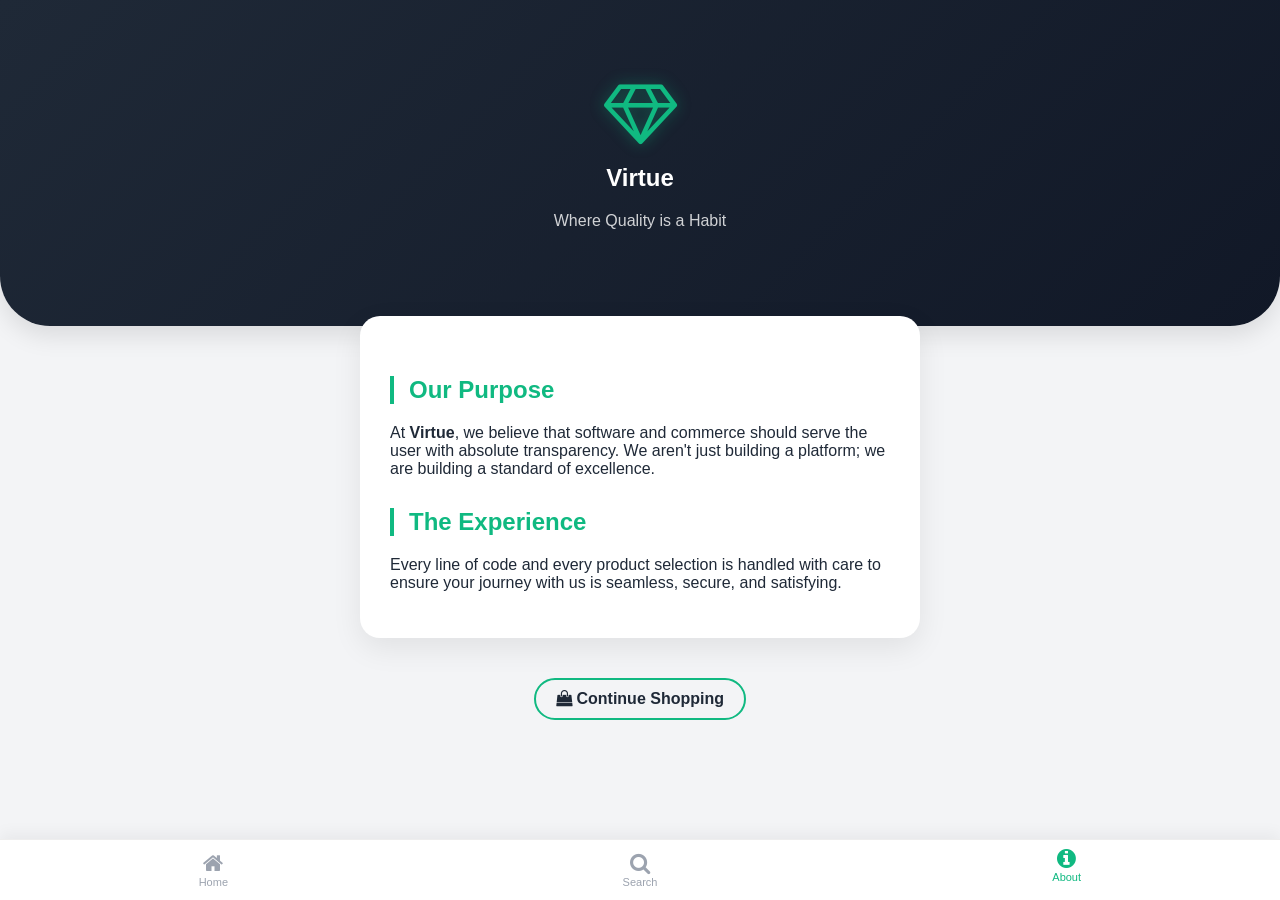
<file: about.html>
<!DOCTYPE html>
<html lang="en">
<head>
    <meta charset="UTF-8">
    <meta name="viewport" content="width=device-width, initial-scale=1.0">
    <title>About Us | Virtue</title>
    <link rel="stylesheet" href="https://cdnjs.cloudflare.com/ajax/libs/font-awesome/4.7.0/css/font-awesome.min.css">
    <style>
        :root {
            --primary: #10b981; /* Emerald Green */
            --dark: #1f2937;    /* Charcoal */
            --light: #f3f4f6;
            --white: #ffffff;
        }

        * {
            box-sizing: border-box;
            transition: all 0.3s ease;
        }

        body {
            font-family: 'Segoe UI', Roboto, sans-serif;
            margin: 0;
            background-color: var(--light);
            color: var(--dark);
            overflow-x: hidden;
        }

        /* Entrance Animation */
        @keyframes fadeInUp {
            from { opacity: 0; transform: translateY(30px); }
            to { opacity: 1; transform: translateY(0); }
        }

        .container {
            padding: 40px 20px;
            max-width: 600px;
            margin: auto;
            animation: fadeInUp 0.8s ease-out;
        }

        .header-section {
            background: linear-gradient(135deg, var(--dark) 0%, #111827 100%);
            color: var(--white);
            padding: 80px 20px;
            text-align: center;
            border-bottom-left-radius: 50px;
            border-bottom-right-radius: 50px;
            box-shadow: 0 10px 25px rgba(0,0,0,0.1);
        }

        .icon-box i {
            font-size: 4rem;
            color: var(--primary);
            text-shadow: 0 0 15px rgba(16, 185, 129, 0.4);
            animation: pulse 2s infinite;
        }

        @keyframes pulse {
            0% { transform: scale(1); }
            50% { transform: scale(1.05); }
            100% { transform: scale(1); }
        }

        .mission-box {
            background: var(--white);
            padding: 30px;
            border-radius: 20px;
            margin-top: -50px; /* Overlap effect */
            box-shadow: 0 10px 30px rgba(0,0,0,0.08);
        }

        h2 {
            color: var(--primary);
            border-left: 4px solid var(--primary);
            padding-left: 15px;
            margin-top: 30px;
        }

        /* Interactive Bottom Nav */
        .bottom-nav {
            position: fixed;
            bottom: 0;
            width: 100%;
            background: var(--white);
            display: flex;
            justify-content: space-around;
            padding: 12px 0;
            border-top: 1px solid #eee;
            box-shadow: 0 -5px 15px rgba(0,0,0,0.05);
        }

        .nav-item {
            text-decoration: none;
            color: #9ca3af;
            text-align: center;
            font-size: 11px;
            flex: 1;
        }

        .nav-item i {
            font-size: 22px;
            display: block;
            margin-bottom: 2px;
        }

        .nav-item.active {
            color: var(--primary);
            transform: translateY(-5px); /* Lift active icon */
        }

        .back-btn {
            display: inline-block;
            margin: 40px 0 100px 0;
            color: var(--dark);
            text-decoration: none;
            font-weight: bold;
            border: 2px solid var(--primary);
            padding: 10px 20px;
            border-radius: 30px;
        }

        .back-btn:hover {
            background: var(--primary);
            color: var(--white);
        }
    </style>
</head>
<body>

    <section class="header-section">
        <div class="icon-box">
            <i class="fa fa-diamond"></i>
        </div>
        <h1>Virtue</h1>
        <p style="opacity: 0.8;">Where Quality is a Habit</p>
    </section>

    <div class="container">
        <div class="mission-box">
            <h2>Our Purpose</h2>
            <p>At <strong>Virtue</strong>, we believe that software and commerce should serve the user with absolute transparency. We aren't just building a platform; we are building a standard of excellence.</p>
            
            <h2>The Experience</h2>
            <p>Every line of code and every product selection is handled with care to ensure your journey with us is seamless, secure, and satisfying.</p>
        </div>

        <center>
            <a href="index.html" class="back-btn">
                <i class="fa fa-shopping-bag"></i> Continue Shopping
            </a>
        </center>
    </div>

    <nav class="bottom-nav">
        <a href="index.html" class="nav-item">
            <i class="fa fa-home"></i>
            <span>Home</span>
        </a>
        <a href="index.html" class="nav-item">
            <i class="fa fa-search"></i>
            <span>Search</span>
        </a>
        <a href="about.html" class="nav-item active">
            <i class="fa fa-info-circle"></i>
            <span>About</span>
        </a>
    </nav>

</body>
</html>
</file>
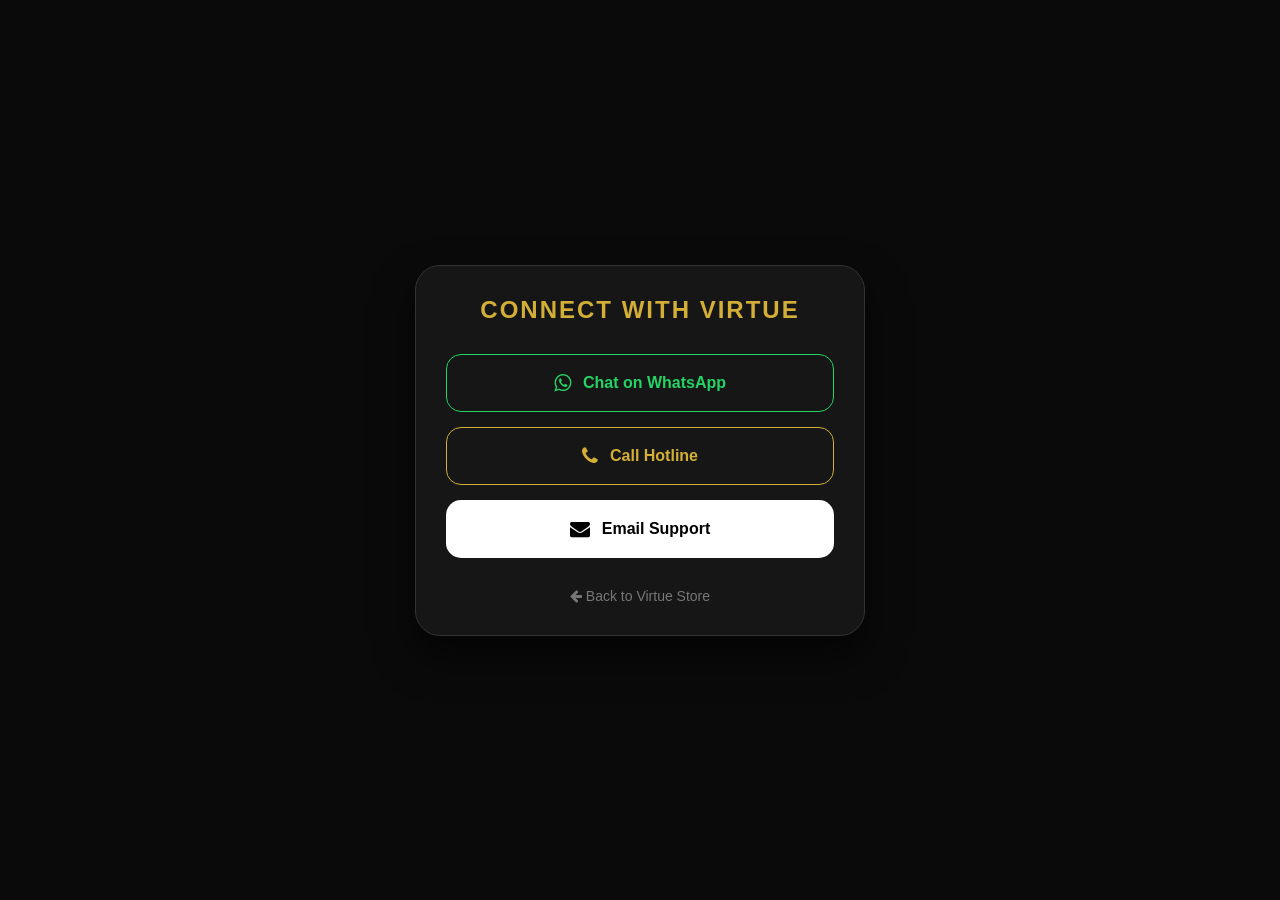
<file: contact.html>
<!DOCTYPE html>
<html lang="en">
<head>
    <meta charset="UTF-8">
    <meta name="viewport" content="width=device-width, initial-scale=1.0">
    <title>Contact | Virtue</title>
    <link rel="stylesheet" href="https://cdnjs.cloudflare.com/ajax/libs/font-awesome/4.7.0/css/font-awesome.min.css">
    <style>
        :root {
            --gold: #d4af37;
            --whatsapp: #25d366;
            --dark-bg: #0a0a0a;
            --card-bg: #161616;
            --transition: all 0.3s cubic-bezier(0.4, 0, 0.2, 1);
        }

        * { margin: 0; padding: 0; box-sizing: border-box; }

        body {
            background-color: var(--dark-bg);
            color: #fff;
            font-family: 'Segoe UI', Roboto, sans-serif;
            display: flex;
            justify-content: center;
            align-items: center;
            min-height: 100vh;
            padding: 20px;
        }

        .contact-card {
            width: 100%;
            max-width: 450px;
            background: var(--card-bg);
            border: 1px solid #333;
            border-radius: 25px;
            padding: 30px;
            text-align: center;
            box-shadow: 0 20px 40px rgba(0,0,0,0.6);
            position: relative;
            z-index: 10; /* Ensures buttons stay on top */
        }

        h1 {
            font-size: 24px;
            letter-spacing: 2px;
            margin-bottom: 30px;
            color: var(--gold);
            text-transform: uppercase;
        }

        /* --- THE BUTTONS --- */
        .btn-group {
            display: flex;
            flex-direction: column;
            gap: 15px;
        }

        .contact-btn {
            display: flex;
            align-items: center;
            justify-content: center;
            text-decoration: none;
            padding: 18px;
            border-radius: 15px;
            font-weight: 600;
            font-size: 16px;
            transition: var(--transition);
            border: 1px solid rgba(255,255,255,0.1);
            position: relative;
            z-index: 20; /* High priority for clicking */
        }

        /* WhatsApp Style */
        .whatsapp {
            background-color: transparent;
            color: var(--whatsapp);
            border: 1px solid var(--whatsapp);
        }

        .whatsapp:hover {
            background-color: var(--whatsapp);
            color: #fff;
            box-shadow: 0 0 20px rgba(37, 211, 102, 0.4);
        }

        /* Hotline Style */
        .hotline {
            background-color: transparent;
            color: var(--gold);
            border: 1px solid var(--gold);
        }

        .hotline:hover {
            background-color: var(--gold);
            color: #000;
            box-shadow: 0 0 20px rgba(212, 175, 55, 0.4);
        }

        /* Email Style */
        .email {
            background-color: #fff;
            color: #000;
        }

        .email:hover {
            background-color: #e0e0e0;
        }

        .contact-btn i {
            margin-right: 12px;
            font-size: 20px;
        }

        /* Footer links */
        .back-link {
            display: inline-block;
            margin-top: 30px;
            color: #777;
            text-decoration: none;
            font-size: 14px;
            transition: color 0.3s;
        }

        .back-link:hover { color: #fff; }

        /* Animation */
        .contact-card {
            animation: fadeIn 0.6s ease-out;
        }

        @keyframes fadeIn {
            from { opacity: 0; transform: translateY(20px); }
            to { opacity: 1; transform: translateY(0); }
        }
    </style>
</head>
<body>

    <div class="contact-card">
        <h1>Connect with Virtue</h1>
        
        <div class="btn-group">
            <a href="https://wa.me/2347079740708" class="contact-btn whatsapp">
                <i class="fa fa-whatsapp"></i> Chat on WhatsApp
            </a>

            <a href="tel:+2347079740708" class="contact-btn hotline">
                <i class="fa fa-phone"></i> Call Hotline
            </a>

            <a href="mailto: alanoziewc1@gmail.com" class="contact-btn email">
                <i class="fa fa-envelope"></i> Email Support
            </a>
        </div>

        <a href="index.html" class="back-link">
            <i class="fa fa-arrow-left"></i> Back to Virtue Store
        </a>
    </div>

</body>
</html>
</file>
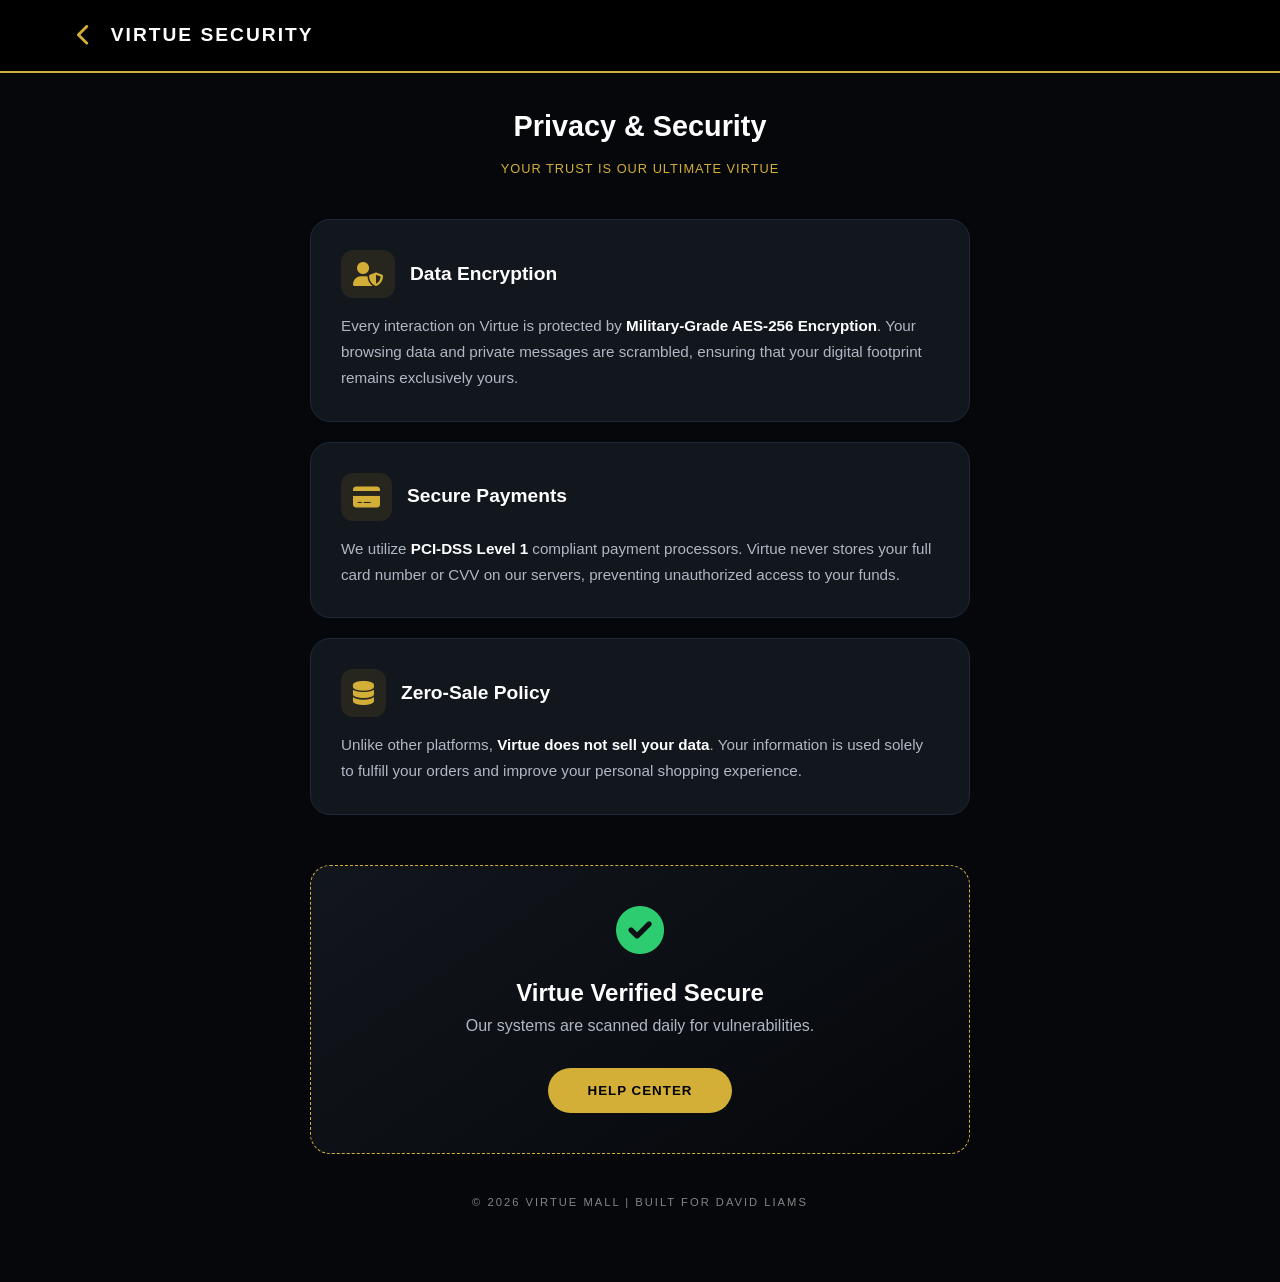
<file: privacy.html>
<!DOCTYPE html>
<html lang="en">
<head>
    <meta charset="UTF-8">
    <meta name="viewport" content="width=device-width, initial-scale=1.0">
    <title>Virtue | Privacy & Security</title>
    <link rel="stylesheet" href="https://cdnjs.cloudflare.com/ajax/libs/font-awesome/6.0.0/css/all.min.css">
    
    <style>
        :root {
            --accent-gold: #d4af37;       /* Brand Gold */
            --bg-deep: #05070a;           /* True Black Background */
            --card-bg: #12161d;           /* Lighter Card Background for Contrast */
            --text-main: #ffffff;         /* High-Visibility White */
            --text-dim: #b0b8c4;          /* Clear Grey for secondary text */
            --border-glow: #1e293b;       /* Subtle border to define shapes */
            --success: #2ecc71;
        }

        * { margin: 0; padding: 0; box-sizing: border-box; font-family: 'Roboto', sans-serif; }
        
        body { 
            background-color: var(--bg-deep); 
            color: var(--text-main); 
            line-height: 1.6;
            -webkit-font-smoothing: antialiased;
        }

        /* --- Header Styling --- */
        header {
            background: #000;
            padding: 20px 6%;
            display: flex;
            align-items: center;
            gap: 20px;
            border-bottom: 2px solid var(--accent-gold);
            position: sticky;
            top: 0;
            z-index: 1000;
        }

        .back-icon {
            color: var(--accent-gold);
            font-size: 1.4rem;
            cursor: pointer;
        }

        .logo-text {
            font-weight: 900;
            letter-spacing: 2px;
            font-size: 1.2rem;
            color: var(--text-main);
        }

        /* --- Main Content --- */
        .content-container {
            max-width: 700px;
            margin: 30px auto;
            padding: 0 20px;
        }

        .intro-section {
            text-align: center;
            margin-bottom: 40px;
        }

        .intro-section h1 {
            font-size: 1.8rem;
            margin-bottom: 10px;
            color: var(--white);
        }

        .intro-section p {
            color: var(--accent-gold);
            font-weight: 500;
            text-transform: uppercase;
            font-size: 0.8rem;
            letter-spacing: 1px;
        }

        /* --- Policy Cards --- */
        .policy-card {
            background: var(--card-bg);
            border: 1px solid var(--border-glow);
            border-radius: 20px;
            padding: 30px;
            margin-bottom: 20px;
            display: flex;
            flex-direction: column;
            gap: 15px;
            transition: transform 0.3s ease;
        }

        .policy-card:hover {
            border-color: var(--accent-gold);
            transform: translateY(-5px);
        }

        .icon-header {
            display: flex;
            align-items: center;
            gap: 15px;
        }

        .icon-header i {
            font-size: 1.5rem;
            color: var(--accent-gold);
            background: rgba(212, 175, 55, 0.1);
            padding: 12px;
            border-radius: 12px;
        }

        .icon-header h2 {
            font-size: 1.2rem;
            font-weight: 700;
            color: #fff;
        }

        .policy-text {
            color: var(--text-dim);
            font-size: 0.95rem;
            line-height: 1.7;
        }

        .policy-text b {
            color: var(--text-main);
        }

        /* --- Security Badge --- */
        .security-badge {
            text-align: center;
            background: linear-gradient(145deg, #12161d, #05070a);
            border: 1px dashed var(--accent-gold);
            border-radius: 20px;
            padding: 40px 20px;
            margin-top: 50px;
        }

        .security-badge i {
            font-size: 3rem;
            color: var(--success);
            margin-bottom: 20px;
        }

        .btn-contact {
            background: var(--accent-gold);
            color: #000;
            border: none;
            padding: 15px 40px;
            border-radius: 30px;
            font-weight: 800;
            margin-top: 20px;
            cursor: pointer;
            text-transform: uppercase;
            letter-spacing: 1px;
        }

        footer {
            padding: 40px;
            text-align: center;
            opacity: 0.5;
            font-size: 0.7rem;
            letter-spacing: 2px;
        }
    </style>
</head>
<body>

    <header>
        <i class="fas fa-chevron-left back-icon" onclick="location.href='index.html'"></i>
        <span class="logo-text">VIRTUE SECURITY</span>
    </header>

    <div class="content-container">
        
        <div class="intro-section">
            <h1>Privacy & Security</h1>
            <p>Your Trust is our Ultimate Virtue</p>
        </div>

        <div class="policy-card">
            <div class="icon-header">
                <i class="fas fa-user-shield"></i>
                <h2>Data Encryption</h2>
            </div>
            <p class="policy-text">
                Every interaction on Virtue is protected by <b>Military-Grade AES-256 Encryption</b>. Your browsing data and private messages are scrambled, ensuring that your digital footprint remains exclusively yours.
            </p>
        </div>

        <div class="policy-card">
            <div class="icon-header">
                <i class="fas fa-credit-card"></i>
                <h2>Secure Payments</h2>
            </div>
            <p class="policy-text">
                We utilize <b>PCI-DSS Level 1</b> compliant payment processors. Virtue never stores your full card number or CVV on our servers, preventing unauthorized access to your funds.
            </p>
        </div>

        <div class="policy-card">
            <div class="icon-header">
                <i class="fas fa-database"></i>
                <h2>Zero-Sale Policy</h2>
            </div>
            <p class="policy-text">
                Unlike other platforms, <b>Virtue does not sell your data</b>. Your information is used solely to fulfill your orders and improve your personal shopping experience.
            </p>
        </div>

        <div class="security-badge">
            <i class="fas fa-check-circle"></i>
            <h2>Virtue Verified Secure</h2>
            <p style="color: var(--text-dim); margin-bottom: 10px;">Our systems are scanned daily for vulnerabilities.</p>
            <button class="btn-contact" onclick="location.href='contact.html'">Help Center</button>
        </div>

        <footer>
            &copy; 2026 VIRTUE MALL | BUILT FOR DAVID LIAMS
        </footer>

    </div>

</body>
</html>
</file>
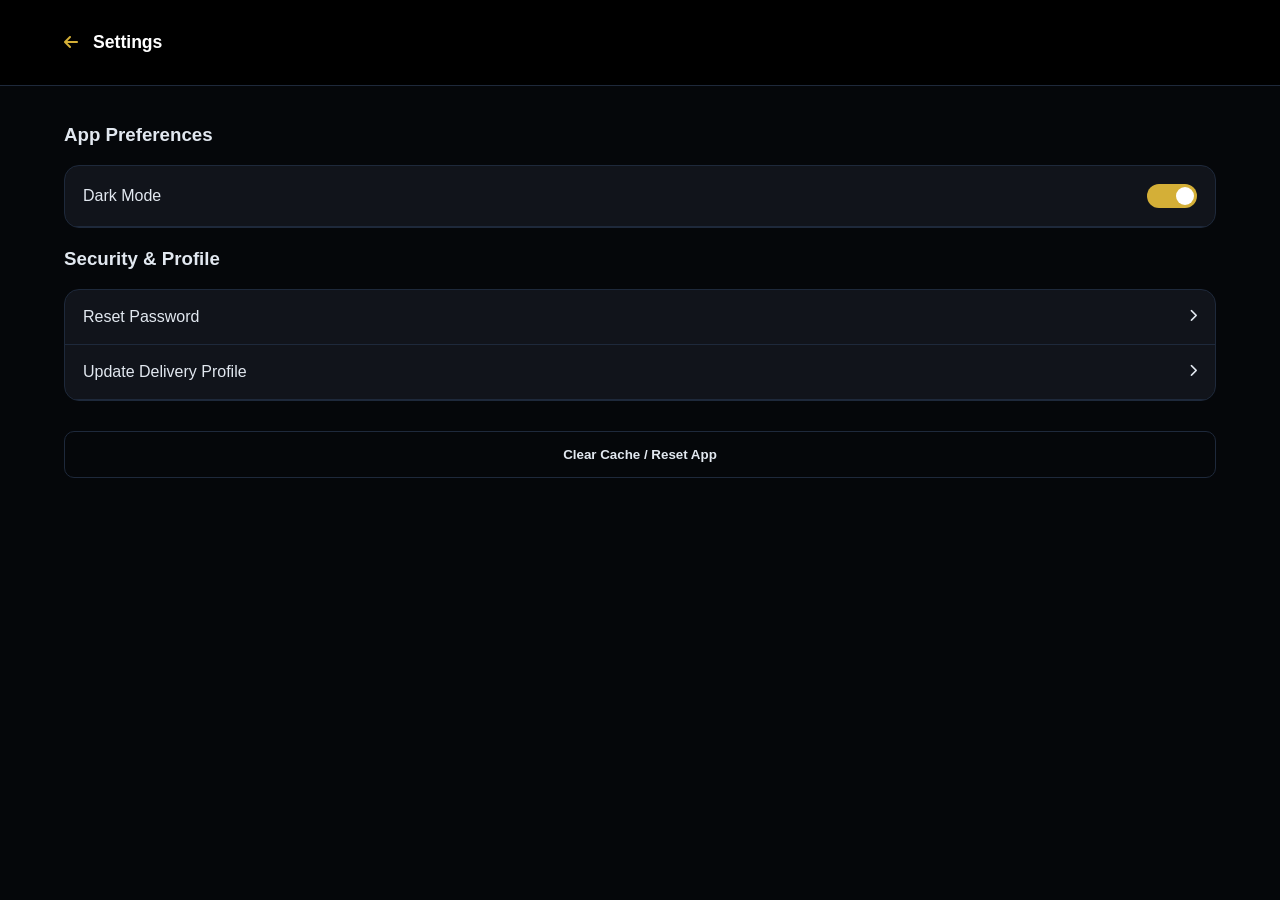
<file: settings.html>
<!DOCTYPE html>
<html lang="en">
<head>
    <meta charset="UTF-8">
    <meta name="viewport" content="width=device-width, initial-scale=1.0">
    <title>Settings | Virtue</title>
    <link rel="stylesheet" href="https://cdnjs.cloudflare.com/ajax/libs/font-awesome/6.5.0/css/all.min.css">
    <style>
        :root { --gold: #d4af37; --bg: #05070a; --card: #11141b; --text: #e2e8f0; --border: #1e293b; }
        body.light-mode { --bg: #f8fafc; --card: #ffffff; --text: #1e293b; --border: #e2e8f0; }
        
        body { background: var(--bg); color: var(--text); transition: 0.3s; margin: 0; padding: 0; font-family: 'Segoe UI', sans-serif; }
        header { padding: 20px 5%; background: #000; display: flex; align-items: center; gap: 15px; border-bottom: 1px solid var(--border); }
        header i { color: var(--gold); cursor: pointer; }

        .container { padding: 20px 5%; }
        .setting-group { background: var(--card); border-radius: 15px; border: 1px solid var(--border); margin-bottom: 20px; overflow: hidden; }
        .setting-item { display: flex; justify-content: space-between; align-items: center; padding: 18px; border-bottom: 1px solid var(--border); }
        
        .switch { position: relative; display: inline-block; width: 50px; height: 24px; }
        .switch input { opacity: 0; width: 0; height: 0; }
        .slider { position: absolute; cursor: pointer; top: 0; left: 0; right: 0; bottom: 0; background-color: #444; transition: .4s; border-radius: 34px; }
        .slider:before { position: absolute; content: ""; height: 18px; width: 18px; left: 3px; bottom: 3px; background-color: white; transition: .4s; border-radius: 50%; }
        input:checked + .slider { background-color: var(--gold); }
        input:checked + .slider:before { transform: translateX(26px); }

        .btn { width: 100%; padding: 15px; border: none; border-radius: 10px; margin-top: 10px; font-weight: 700; cursor: pointer; }
        .btn-gold { background: var(--gold); color: #000; }
        .btn-outline { background: transparent; border: 1px solid var(--border); color: var(--text); }
    </style>
</head>
<body id="body-tag">
    <header>
        <i class="fas fa-arrow-left" onclick="location.href='account.html'"></i>
        <h1 style="font-size: 1.1rem; color: #fff;">Settings</h1>
    </header>

    <div class="container">
        <h3>App Preferences</h3>
        <div class="setting-group">
            <div class="setting-item">
                <span>Dark Mode</span>
                <label class="switch">
                    <input type="checkbox" id="theme-toggle" onclick="toggleTheme()">
                    <span class="slider"></span>
                </label>
            </div>
        </div>

        <h3>Security & Profile</h3>
        <div class="setting-group">
            <div class="setting-item" onclick="alert('Password reset link sent to your email!')">
                <span>Reset Password</span>
                <i class="fas fa-chevron-right" style="font-size: 0.8rem;"></i>
            </div>
            <div class="setting-item" onclick="location.href='checkout.html'">
                <span>Update Delivery Profile</span>
                <i class="fas fa-chevron-right" style="font-size: 0.8rem;"></i>
            </div>
        </div>

        <button class="btn btn-outline" onclick="clearStorage()">Clear Cache / Reset App</button>
    </div>

    <script>
        function toggleTheme() {
            const isDark = document.getElementById('theme-toggle').checked;
            localStorage.setItem('virtue_theme', isDark ? 'dark' : 'light');
            applyTheme();
        }

        function applyTheme() {
            const theme = localStorage.getItem('virtue_theme') || 'dark';
            if(theme === 'light') {
                document.body.classList.add('light-mode');
                document.getElementById('theme-toggle').checked = false;
            } else {
                document.body.classList.remove('light-mode');
                document.getElementById('theme-toggle').checked = true;
            }
        }

        function clearStorage() {
            if(confirm("Clear all locally stored data?")) {
                localStorage.clear();
                location.reload();
            }
        }
        window.onload = applyTheme;
    </script>
</body>
</html>
</file>
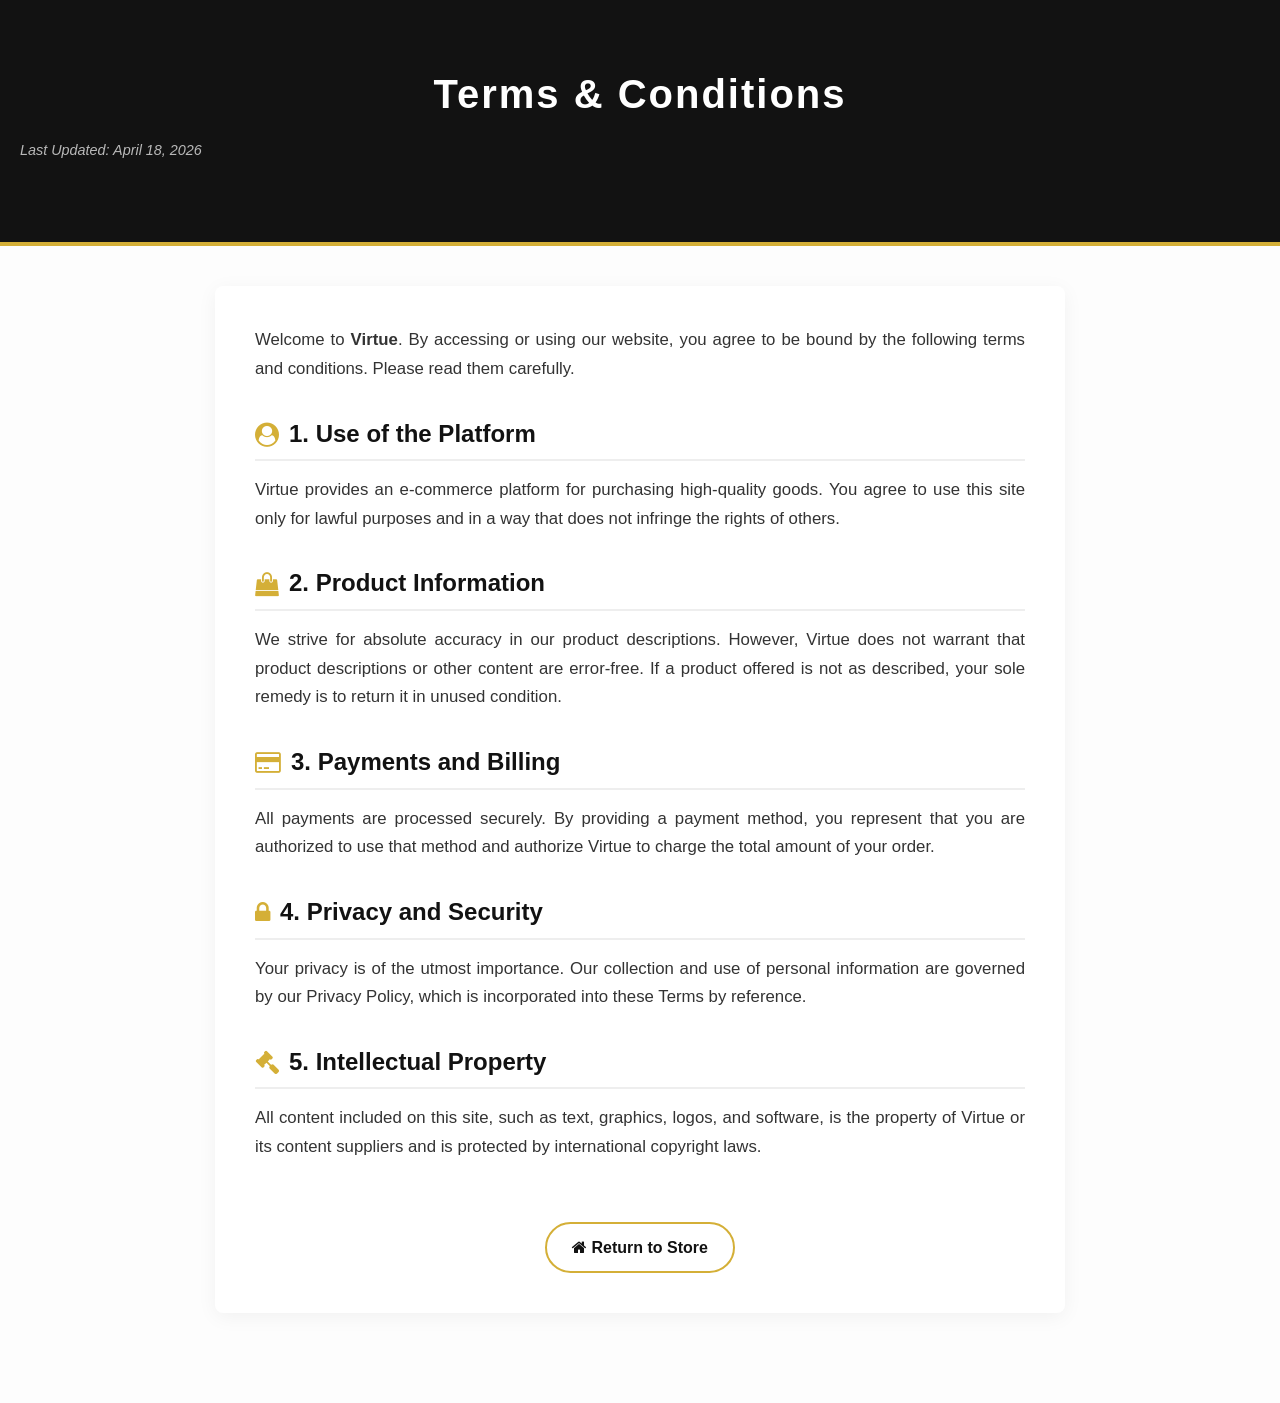
<file: terms.html>
<!DOCTYPE html>
<html lang="en">
<head>
    <meta charset="UTF-8">
    <meta name="viewport" content="width=device-width, initial-scale=1.0">
    <title>Terms & Conditions | Virtue</title>
    <link rel="stylesheet" href="https://cdnjs.cloudflare.com/ajax/libs/font-awesome/4.7.0/css/font-awesome.min.css">
    <style>
        :root {
            --primary: #d4af37; /* Gold */
            --dark: #121212;
            --text: #333;
            --light-bg: #fdfdfd;
        }

        * { box-sizing: border-box; margin: 0; padding: 0; }

        body {
            font-family: 'Segoe UI', Tahoma, Geneva, Verdana, sans-serif;
            line-height: 1.7;
            background-color: var(--light-bg);
            color: var(--text);
        }

        /* Header Section */
        .legal-header {
            background-color: var(--dark);
            color: white;
            padding: 60px 20px;
            text-align: center;
            border-bottom: 4px solid var(--primary);
        }

        .legal-header h1 {
            font-size: 2.5rem;
            letter-spacing: 2px;
            margin-bottom: 10px;
        }

        .update-date {
            font-size: 0.9rem;
            opacity: 0.7;
            font-style: italic;
        }

        /* Content Container */
        .content-container {
            max-width: 850px;
            margin: 40px auto;
            padding: 0 25px;
            background: white;
            padding: 40px;
            border-radius: 8px;
            box-shadow: 0 4px 20px rgba(0,0,0,0.05);
        }

        h2 {
            color: var(--dark);
            margin: 30px 0 15px;
            border-bottom: 2px solid #eee;
            padding-bottom: 5px;
            display: flex;
            align-items: center;
            gap: 10px;
        }

        h2 i { color: var(--primary); font-size: 1.2rem; }

        p { margin-bottom: 20px; font-size: 1.05rem; text-align: justify; }

        ul { margin-bottom: 20px; padding-left: 20px; }
        li { margin-bottom: 10px; }

        /* Back Button */
        .back-home {
            display: inline-block;
            margin-top: 40px;
            text-decoration: none;
            color: var(--dark);
            font-weight: bold;
            border: 2px solid var(--primary);
            padding: 10px 25px;
            border-radius: 50px;
            transition: all 0.3s ease;
        }

        .back-home:hover {
            background-color: var(--primary);
            color: white;
        }

        /* Entrance Animation */
        .content-container {
            animation: fadeIn 0.8s ease-out;
        }

        @keyframes fadeIn {
            from { opacity: 0; transform: translateY(20px); }
            to { opacity: 1; transform: translateY(0); }
        }

        @media (max-width: 600px) {
            .content-container { padding: 20px; margin: 20px; }
        }
    </style>
</head>
<body>

    <header class="legal-header">
        <h1>Terms & Conditions</h1>
        <p class="update-date">Last Updated: April 18, 2026</p>
    </header>

    <div class="content-container">
        <p>Welcome to <strong>Virtue</strong>. By accessing or using our website, you agree to be bound by the following terms and conditions. Please read them carefully.</p>

        <h2><i class="fa fa-user-circle"></i> 1. Use of the Platform</h2>
        <p>Virtue provides an e-commerce platform for purchasing high-quality goods. You agree to use this site only for lawful purposes and in a way that does not infringe the rights of others.</p>

        <h2><i class="fa fa-shopping-bag"></i> 2. Product Information</h2>
        <p>We strive for absolute accuracy in our product descriptions. However, Virtue does not warrant that product descriptions or other content are error-free. If a product offered is not as described, your sole remedy is to return it in unused condition.</p>

        <h2><i class="fa fa-credit-card"></i> 3. Payments and Billing</h2>
        <p>All payments are processed securely. By providing a payment method, you represent that you are authorized to use that method and authorize Virtue to charge the total amount of your order.</p>

        <h2><i class="fa fa-lock"></i> 4. Privacy and Security</h2>
        <p>Your privacy is of the utmost importance. Our collection and use of personal information are governed by our Privacy Policy, which is incorporated into these Terms by reference.</p>

        <h2><i class="fa fa-gavel"></i> 5. Intellectual Property</h2>
        <p>All content included on this site, such as text, graphics, logos, and software, is the property of Virtue or its content suppliers and is protected by international copyright laws.</p>

        <center>
            <a href="index.html" class="back-home"><i class="fa fa-home"></i> Return to Store</a>
        </center>
    </div>

    <div style="height: 50px;"></div>

</body>
</html>
</file>
